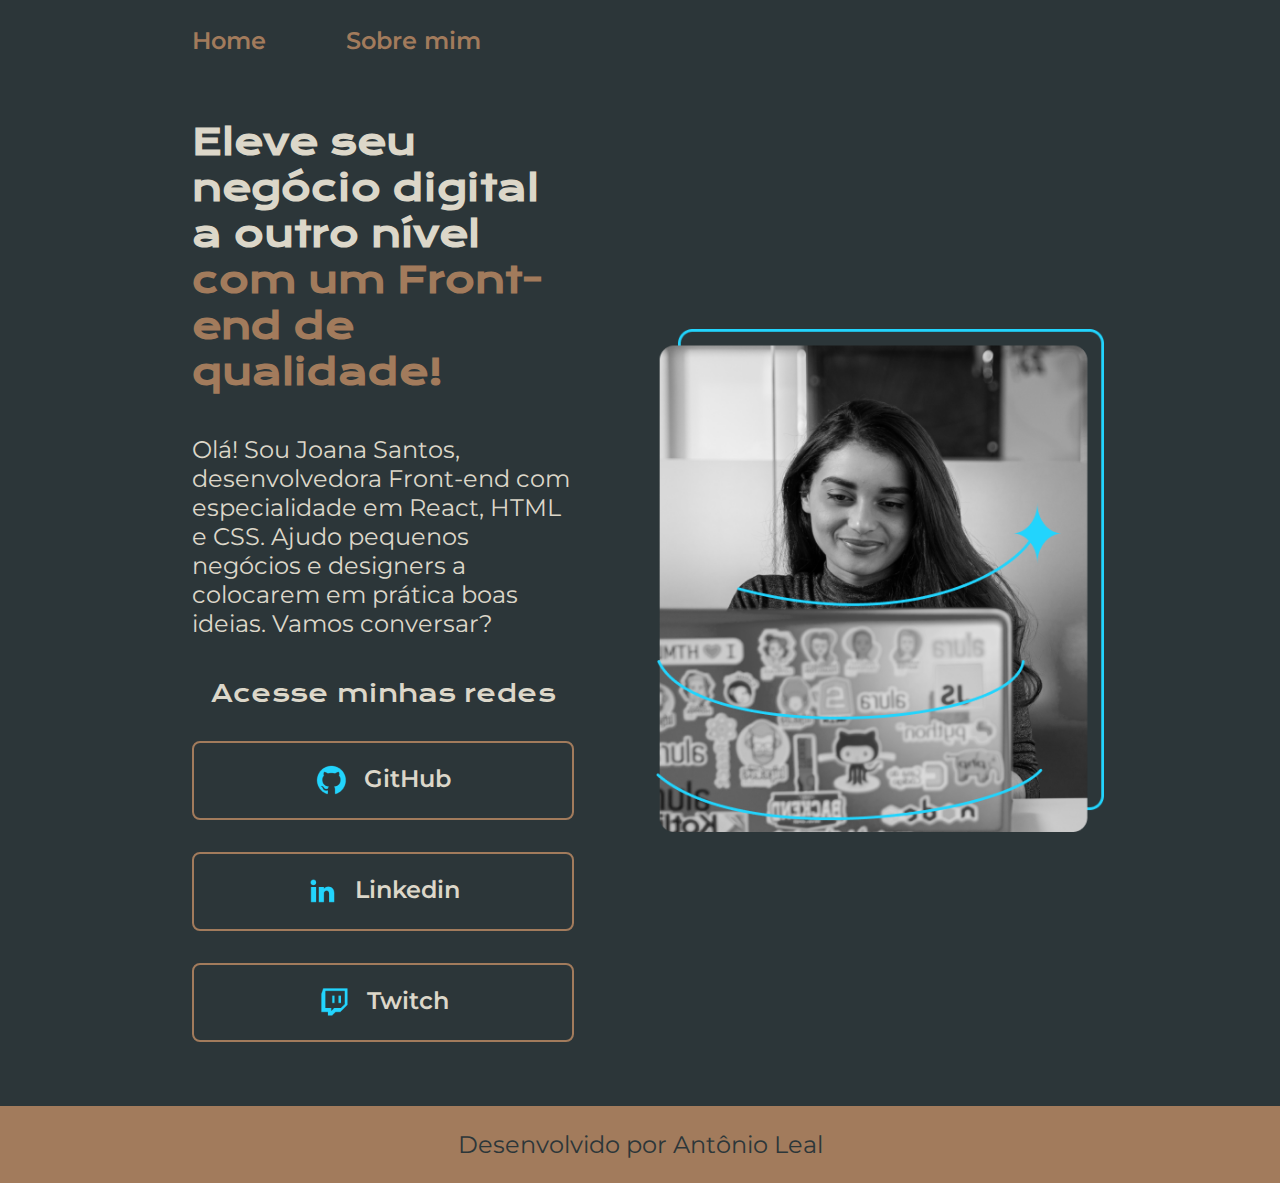
<file: index.html>
<!DOCTYPE html>
<html lang="pt-br">

<head>
    <meta charset="UTF-8">
    <meta http-equiv="X-UA-Compatible" content="IE=edge">
    <meta name="viewport" content="width=device-width, initial-scale=1.0">
    <title>Portifolio</title>
    <link rel="stylesheet" href="./styles/style.css">
</head>

<body>
    <header class="cabecalho">
        <nav class="cabecalho__menu">
            <a class="cabecalho__menu__link" href="index.html">Home</a>
            <a class="cabecalho__menu__link" href="about.html">Sobre mim</a>
        </nav>
    </header>
    <main class="apresentacao">
        <section class="apresentacao__conteudo">
            <h1 class="apresentacao__conteudo__titulo">Eleve seu negócio digital a outro nível<strong 
            class="titulo-destaque"> com um Front-end de qualidade!
            </strong></h1>
            <p class="apresentacao__conteudo__texto">Olá! Sou Joana Santos, desenvolvedora
            Front-end com especialidade em React, HTML e
            CSS. Ajudo pequenos negócios e designers a
            colocarem em prática boas ideias. Vamos
            conversar?</p>
            <div class="apresentacao__links">
                <h2 class="apresentacao__links__subtitulo">Acesse minhas redes</h2>
                <a class="apresentacao__links__navegacao" href="https://github.com/guilhermeonrails">
                    <img src="./assets/github.png">
                    GitHub

                </a>

                <a class="apresentacao__links__navegacao" href="https://linkedin.com/rafaellaballerini">
                    <img src="./assets/linkedin.png">
                    Linkedin
                </a>

                <a class="apresentacao__links__navegacao" href="https://Twitch.tv/guilimadev">
                    <img src="./assets/twitch.png">
                    Twitch

                </a>

            </div>
        </section>
        <img class="apresentacao__imagem" src="./assets/Imagem.png" alt="Foto da Joana Santos programando">
    </main>
    <footer class="rodape">
        <p> Desenvolvido por Antônio Leal </p>
    </footer>
</body>

</html>
</file>
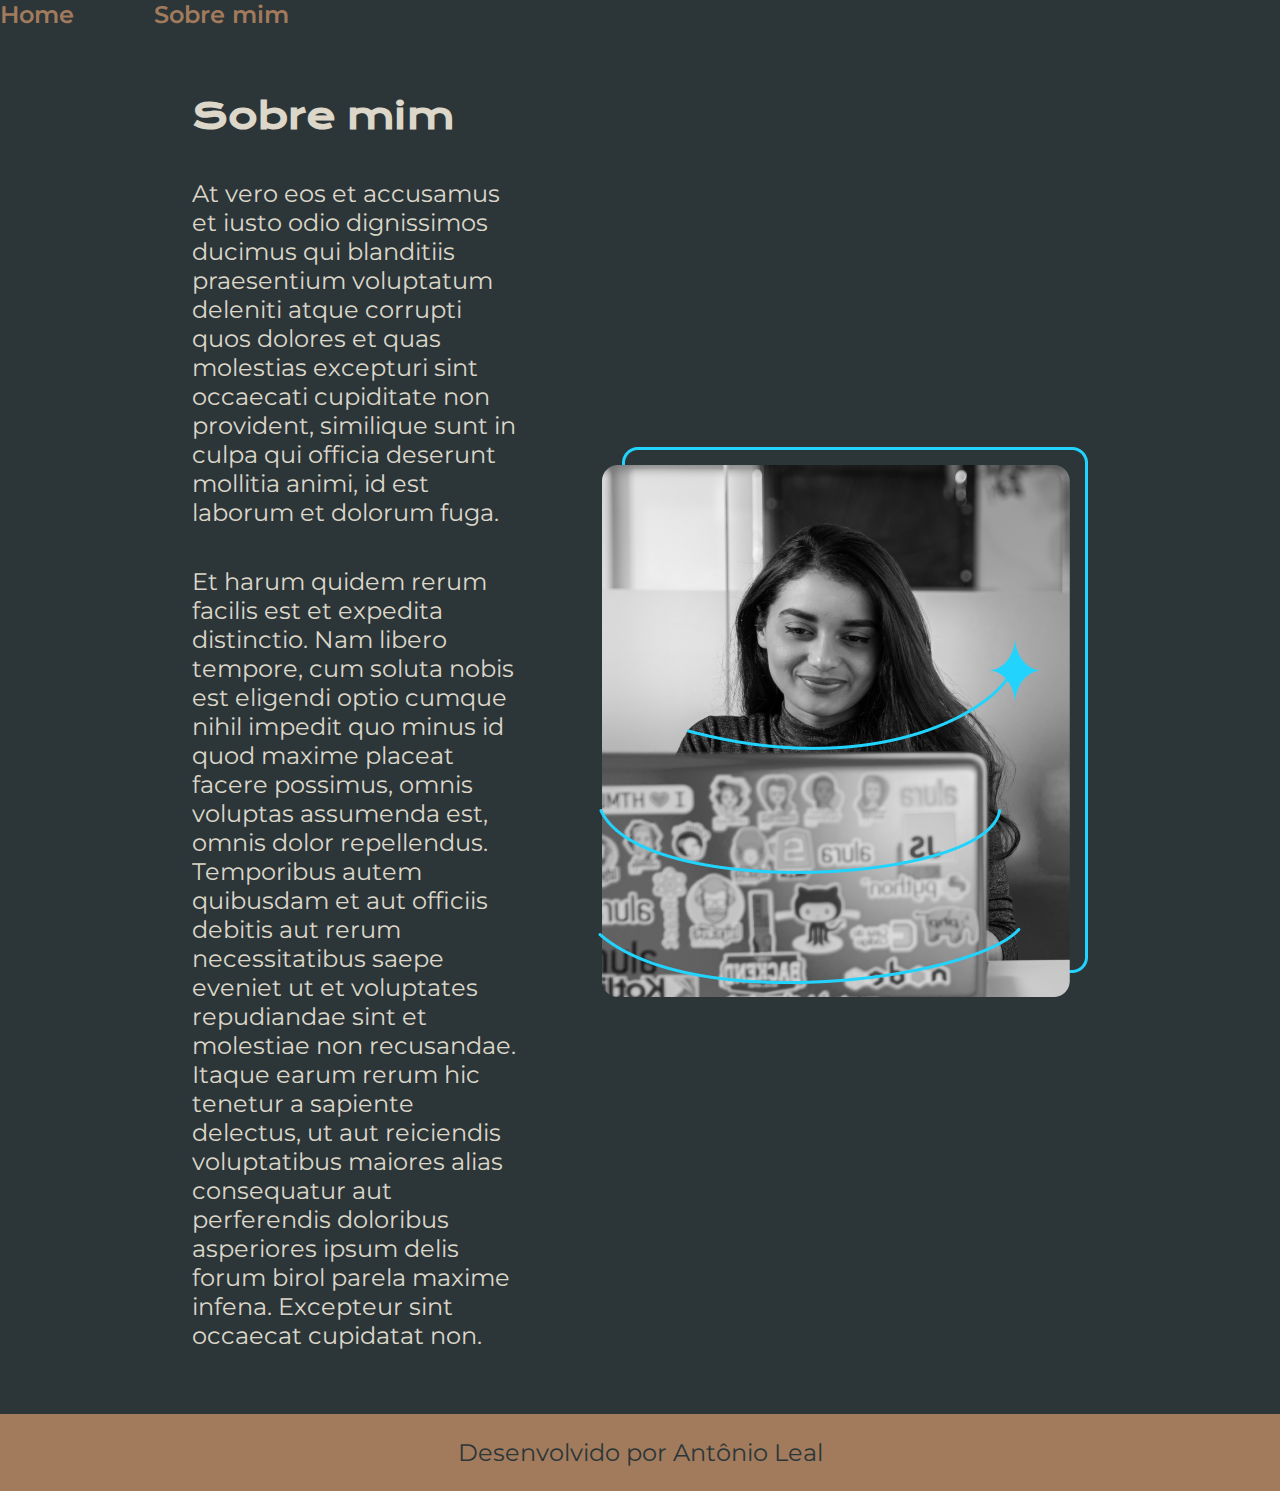
<file: about.html>
<!DOCTYPE html>
<html lang="pt-br">
<head>
    <meta charset="UTF-8">
    <meta http-equiv="X-UA-Compatible" content="IE=edge">
    <meta name="viewport" content="width=device-width, initial-scale=1.0">
    <title>Sobre mim</title>
    <link rel="stylesheet" href="./styles/style.css">
</head>
<body>
    <header>
        <nav class="cabecalho__menu">
            <a class="cabecalho__menu__link" href="index.html">Home</a>
            <a class="cabecalho__menu__link" href="about.html">Sobre mim</a>
        </nav>
    </header>


    <main class="apresentacao">
        <section class="apresentacao__conteudo">
            <h1 class="apresentacao__conteudo__titulo">Sobre mim</h1>
            <P class="apresentacao__conteudo__texto">At vero eos et accusamus et iusto odio dignissimos ducimus qui blanditiis praesentium voluptatum deleniti atque corrupti quos dolores et quas molestias excepturi sint occaecati cupiditate non provident, similique sunt in culpa qui officia deserunt mollitia animi, id est laborum et dolorum fuga.
                </P>
            <P class="apresentacao__conteudo__texto">Et harum quidem rerum facilis est et expedita distinctio. Nam libero tempore, cum soluta nobis est eligendi optio cumque nihil impedit quo minus id quod maxime placeat facere possimus, omnis voluptas assumenda est, omnis dolor repellendus. Temporibus autem quibusdam et aut officiis debitis aut rerum necessitatibus saepe eveniet ut et voluptates repudiandae sint et molestiae non recusandae. Itaque earum rerum hic tenetur a sapiente delectus, ut aut reiciendis voluptatibus maiores alias consequatur aut perferendis doloribus asperiores ipsum delis forum birol parela maxime infena. Excepteur sint occaecat cupidatat non.</P>
        </section>
        <img src="./assets/Imagem.png" alt="Foto da Joana Santos programando">

    </main>


    <footer class="rodape">
        <p> Desenvolvido por Antônio Leal </p>
    </footer>
</body>
</html>
</file>
<file: styles/style.css>
@import url('https://fonts.googleapis.com/css2?family=Krona+One&family=Montserrat:wght@400;600&display=swap');



:root {
    --cor-primaria: #2C3639;
    --cor-secundaria: #DCD7C9;
    --cor-terciaria: #A27B5C;
    --cor-hover:#3F4E4F;

    --fonte-primaria:'Krona One', sans-serif;
    --fonte-secundária: 'Montserrat', sans-serif;
}

*{
    margin: 0;
    padding: 0;
}

body{
    /* height: 100vh; */
    box-sizing: border-box;
    background-color:var(--cor-primaria);
    color:var(--cor-secundaria);
}
.cabecalho {
    padding: 2% 0% 0% 15%;
}

.cabecalho__menu {
    display: flex;
    gap: 80px;
}

.cabecalho__menu__link{
    font-family: var(--fonte-secundária);
    font-size: 1.5rem;
    font-weight: 600;
    color: var(--cor-terciaria);
    text-decoration: none;


}

.apresentacao{
     padding: 5% 15%;
    display: flex;
    align-items: center;
    justify-content: space-between;
    gap: 82px;
}
.apresentacao__conteudo{
    width: 50%;
    display: flex;
    flex-direction: column;
    gap: 40px;
}

.apresentacao__conteudo__titulo{
    font-size: 2.25rem;
    font-family: var(--fonte-primaria);
}

.titulo-destaque{
    color: var(--cor-terciaria);
}

.apresentacao__conteudo__texto{
    font-size: 1.5rem;
    font-family: var(--fonte-secundária);
}

.apresentacao__links__subtitulo {
    font-weight: 400;
    font-size: 1.5rem;
    font-family: var(--fonte-primaria);
}

.apresentacao__links{
    display: flex;
    flex-direction: column;
    justify-content: space-between;
    align-items: center;
    gap: 32px;
}

.apresentacao__links__navegacao {
    /* background-color: #22D4FD; */
    justify-content: center;
    gap: 16px;
    display: flex;
    border: 2px solid var(--cor-terciaria);
    width: 378px;
    text-align: center;
    border-radius: 8px;
    font-size: 1.5rem;
    font-weight: 600;
    padding: 21.5px 0;
    text-decoration: none;
    color: var(--cor-secundaria);
    font-family:var(--fonte-secundária);
}

.apresentacao__links__navegacao:hover {
    background-color: var(--cor-hover)
}

.apresentacao__imagem {

    width: 50%;

}

.rodape {
    color: var(--cor-primaria);
    background-color: var(--cor-terciaria);
    padding: 24px;
    text-align: center;
    font-family: var(--fonte-secundária);
    font-size: 1.5rem;
    font-weight: 400;
}

@media (max-width:1200px) {

    .cabecalho {
         padding: 10%;
    }

    .cabecalho__menu {
        justify-content: center;
    }

    .apresentacao {
        flex-direction: column-reverse;
        padding: 5%;
    }

    .apresentacao__conteudo {
        width: auto;
    }
    

}
</file>
